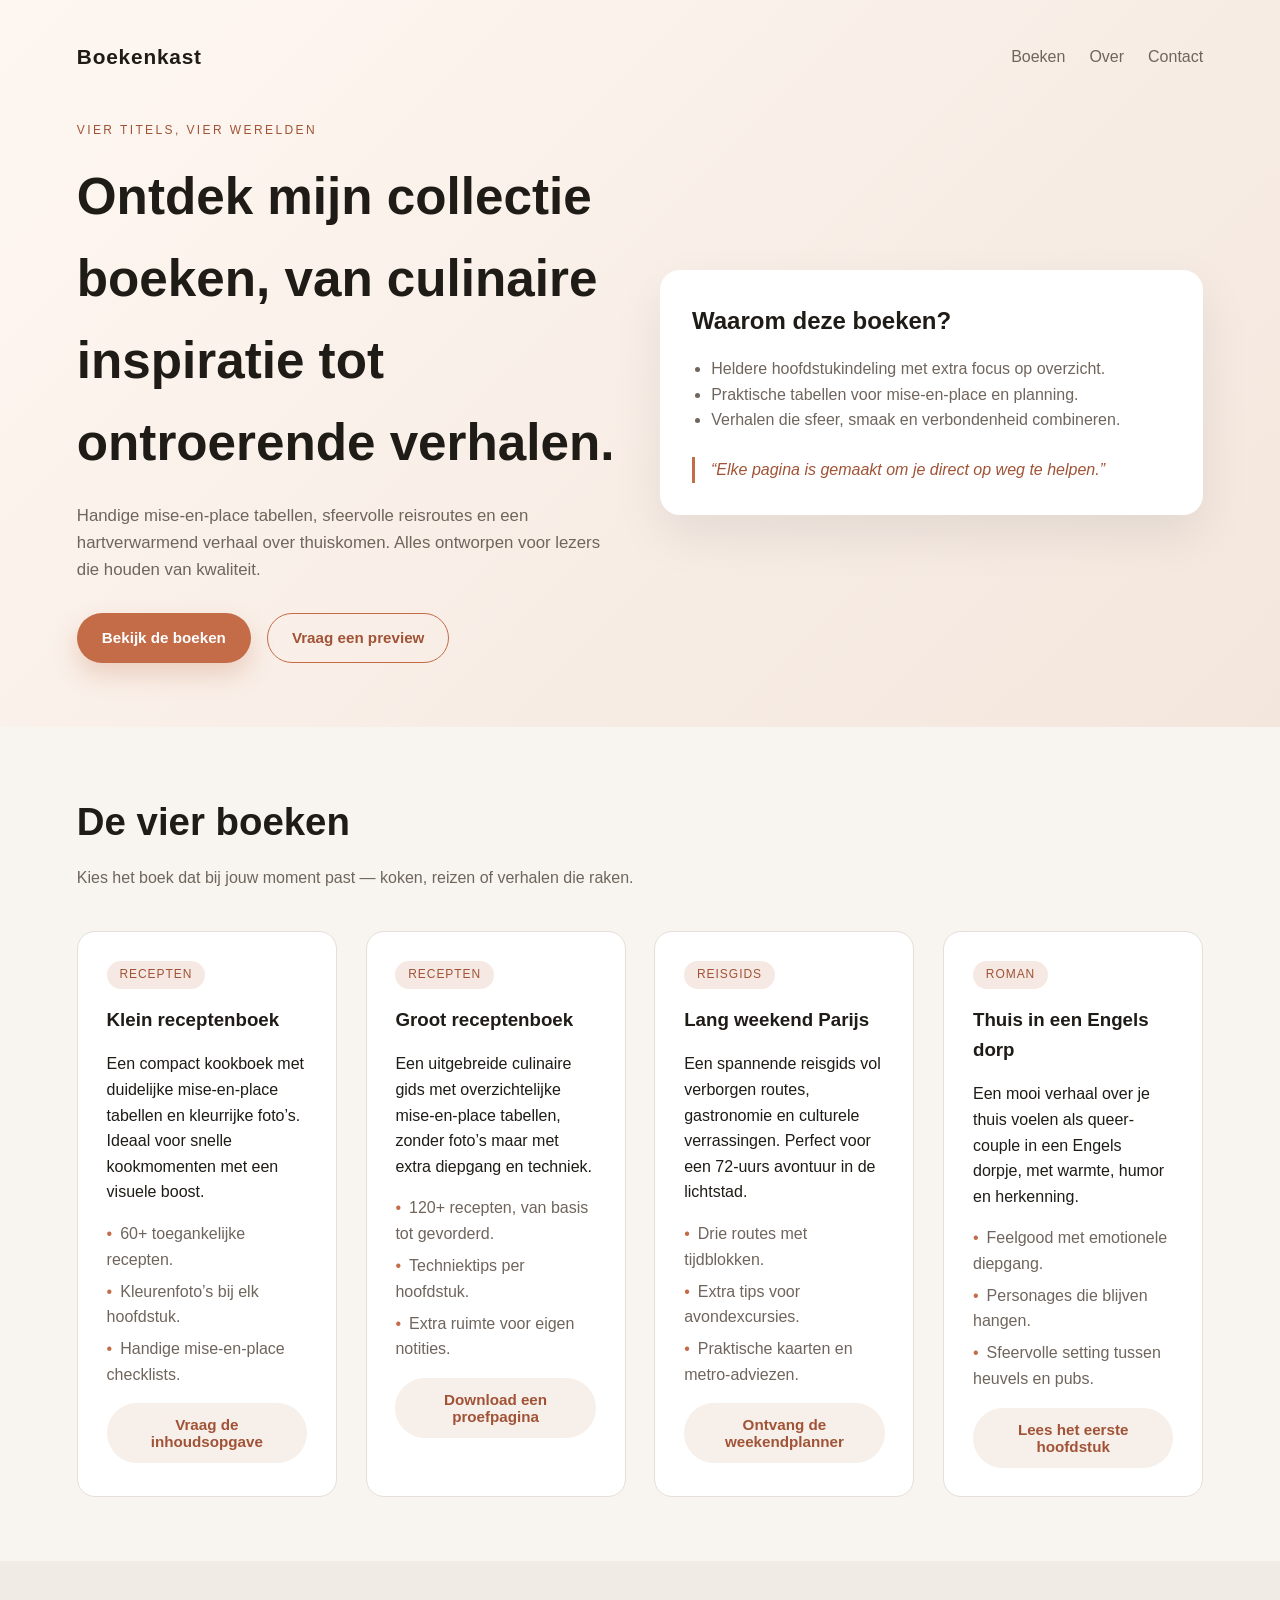
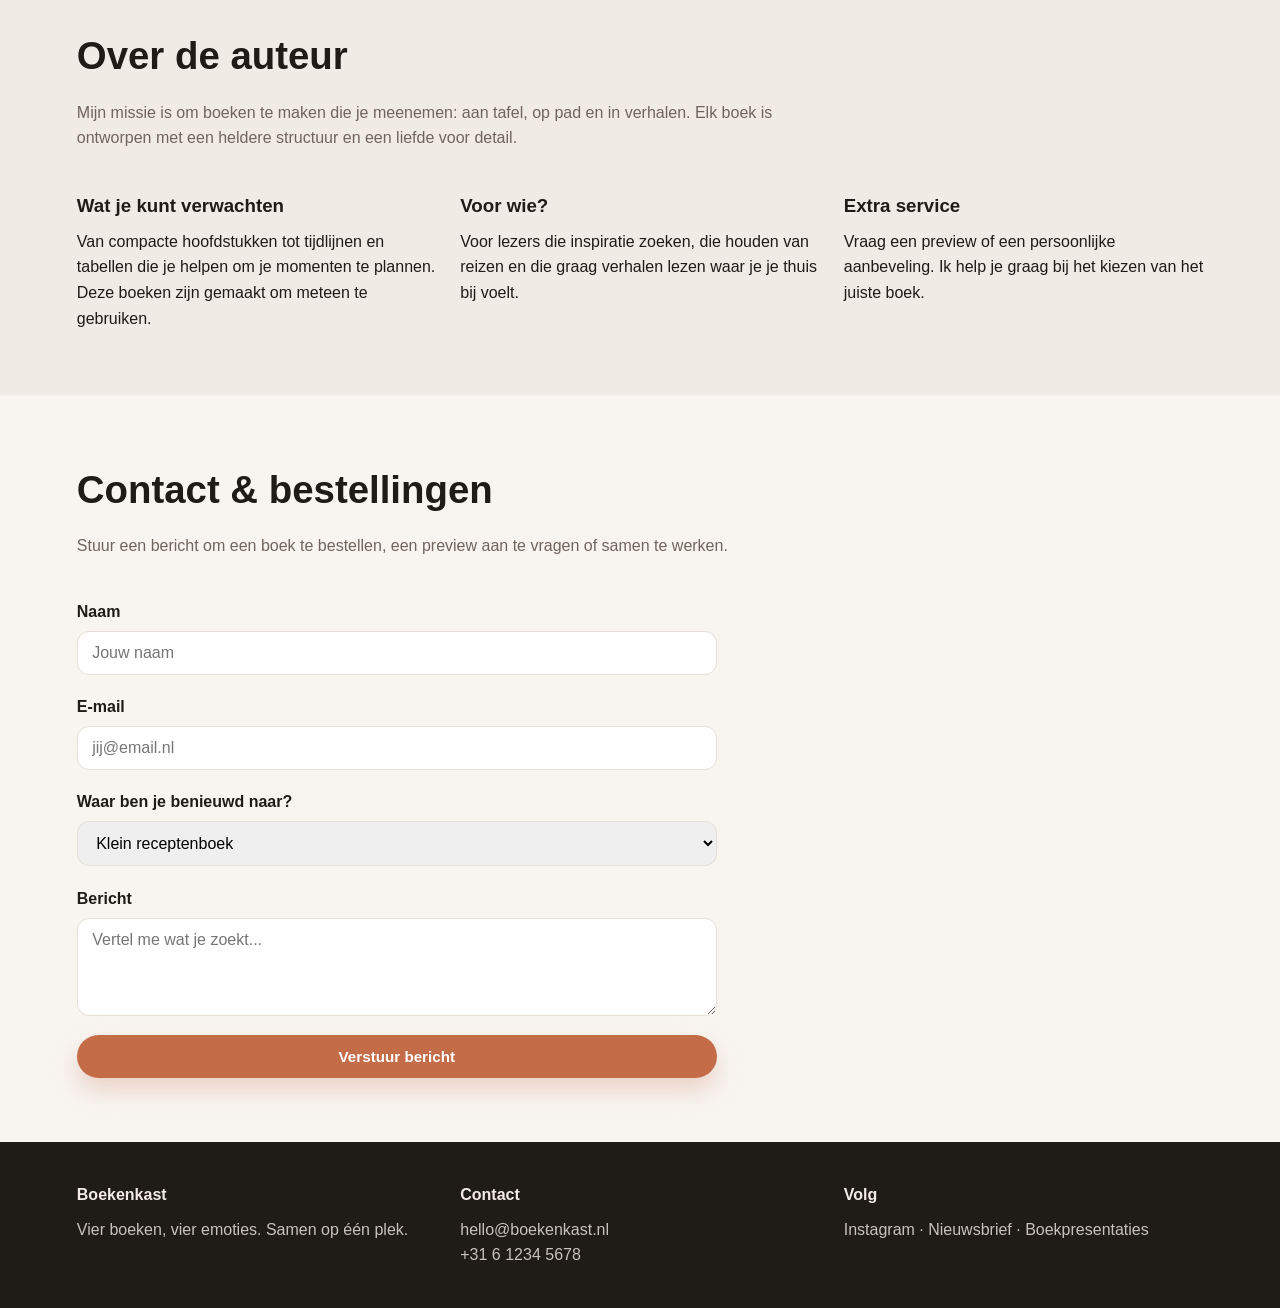
<file: index.html>
<!doctype html>
<html lang="nl">
  <head>
    <meta charset="utf-8" />
    <meta name="viewport" content="width=device-width, initial-scale=1" />
    <title>Boekenkast | Vier bijzondere boeken</title>
    <style>
      :root {
        color-scheme: light;
        --bg: #f8f5f1;
        --text: #1f1b16;
        --muted: #6f655c;
        --accent: #c46b48;
        --accent-dark: #a05336;
        --card: #ffffff;
        --border: #e6ded7;
      }

      * {
        box-sizing: border-box;
        margin: 0;
        padding: 0;
      }

      body {
        font-family: "Segoe UI", "Helvetica Neue", Arial, sans-serif;
        background: var(--bg);
        color: var(--text);
        line-height: 1.6;
      }

      a {
        color: inherit;
        text-decoration: none;
      }

      .hero {
        background: linear-gradient(135deg, #fef7f1 0%, #f3e6dd 100%);
        padding: 2.5rem 6vw 4rem;
      }

      .nav {
        display: flex;
        align-items: center;
        justify-content: space-between;
        gap: 1rem;
      }

      .logo {
        font-weight: 700;
        font-size: 1.3rem;
        letter-spacing: 0.04em;
      }

      .nav-links {
        display: flex;
        gap: 1.5rem;
        font-weight: 500;
        color: var(--muted);
      }

      .hero-content {
        display: grid;
        grid-template-columns: repeat(auto-fit, minmax(280px, 1fr));
        gap: 2.5rem;
        margin-top: 3rem;
        align-items: center;
      }

      .eyebrow {
        text-transform: uppercase;
        letter-spacing: 0.2em;
        font-size: 0.75rem;
        color: var(--accent-dark);
        margin-bottom: 1rem;
      }

      h1 {
        font-size: clamp(2rem, 4vw, 3.2rem);
        margin-bottom: 1.2rem;
      }

      .lead {
        color: var(--muted);
        font-size: 1.05rem;
        margin-bottom: 1.8rem;
      }

      .hero-actions {
        display: flex;
        flex-wrap: wrap;
        gap: 1rem;
      }

      .hero-card {
        background: var(--card);
        border-radius: 20px;
        padding: 2rem;
        box-shadow: 0 20px 50px rgba(0, 0, 0, 0.08);
      }

      .hero-card ul {
        list-style: disc;
        margin: 1rem 0 1.5rem 1.2rem;
        color: var(--muted);
      }

      .quote {
        font-style: italic;
        color: var(--accent-dark);
        border-left: 3px solid var(--accent);
        padding-left: 1rem;
      }

      .section {
        padding: 4rem 6vw;
      }

      .section.muted {
        background: #f1ebe5;
      }

      .section-header {
        max-width: 720px;
        margin-bottom: 2.5rem;
      }

      .section-header h2 {
        font-size: clamp(1.8rem, 3vw, 2.5rem);
        margin-bottom: 0.8rem;
      }

      .section-header p {
        color: var(--muted);
      }

      .grid {
        display: grid;
        grid-template-columns: repeat(auto-fit, minmax(240px, 1fr));
        gap: 1.8rem;
      }

      .card {
        background: var(--card);
        border: 1px solid var(--border);
        border-radius: 18px;
        padding: 1.8rem;
        display: flex;
        flex-direction: column;
        gap: 1rem;
        min-height: 100%;
      }

      .tag {
        align-self: flex-start;
        background: rgba(196, 107, 72, 0.15);
        color: var(--accent-dark);
        padding: 0.3rem 0.8rem;
        border-radius: 999px;
        font-size: 0.75rem;
        text-transform: uppercase;
        letter-spacing: 0.08em;
      }

      .highlights {
        list-style: none;
        display: grid;
        gap: 0.4rem;
        color: var(--muted);
      }

      .highlights li::before {
        content: "•";
        color: var(--accent);
        margin-right: 0.5rem;
      }

      .about-grid {
        display: grid;
        grid-template-columns: repeat(auto-fit, minmax(220px, 1fr));
        gap: 1.5rem;
      }

      .about-grid h3 {
        margin-bottom: 0.5rem;
      }

      .contact-form {
        display: grid;
        gap: 1.2rem;
        max-width: 640px;
      }

      label {
        display: grid;
        gap: 0.4rem;
        font-weight: 600;
      }

      input,
      select,
      textarea {
        padding: 0.75rem 0.9rem;
        border-radius: 12px;
        border: 1px solid var(--border);
        font-family: inherit;
        font-size: 1rem;
      }

      .button {
        display: inline-flex;
        align-items: center;
        justify-content: center;
        padding: 0.75rem 1.5rem;
        border-radius: 999px;
        border: 1px solid transparent;
        cursor: pointer;
        font-weight: 600;
        font-size: 0.95rem;
        transition: transform 0.2s ease, box-shadow 0.2s ease;
      }

      .button.primary {
        background: var(--accent);
        color: white;
        box-shadow: 0 12px 25px rgba(196, 107, 72, 0.25);
      }

      .button.ghost {
        border-color: var(--accent);
        color: var(--accent-dark);
      }

      .button.small {
        align-self: flex-start;
        background: #f7efe9;
        color: var(--accent-dark);
      }

      .button:hover {
        transform: translateY(-2px);
      }

      .footer {
        display: grid;
        grid-template-columns: repeat(auto-fit, minmax(200px, 1fr));
        gap: 1.5rem;
        padding: 2.5rem 6vw;
        background: #1f1b16;
        color: #f3ece6;
      }

      .footer h4 {
        margin-bottom: 0.6rem;
      }

      .footer p {
        color: rgba(243, 236, 230, 0.8);
      }

      @media (max-width: 720px) {
        .nav {
          flex-direction: column;
          align-items: flex-start;
        }

        .nav-links {
          flex-wrap: wrap;
        }
      }
    </style>
  </head>
  <body>
    <header class="hero">
      <nav class="nav">
        <span class="logo">Boekenkast</span>
        <div class="nav-links">
          <a href="#boeken">Boeken</a>
          <a href="#over">Over</a>
          <a href="#contact">Contact</a>
        </div>
      </nav>
      <div class="hero-content">
        <div>
          <p class="eyebrow">Vier titels, vier werelden</p>
          <h1>Ontdek mijn collectie boeken, van culinaire inspiratie tot ontroerende verhalen.</h1>
          <p class="lead">
            Handige mise-en-place tabellen, sfeervolle reisroutes en een hartverwarmend verhaal
            over thuiskomen. Alles ontworpen voor lezers die houden van kwaliteit.
          </p>
          <div class="hero-actions">
            <a class="button primary" href="#boeken">Bekijk de boeken</a>
            <a class="button ghost" href="#contact">Vraag een preview</a>
          </div>
        </div>
        <div class="hero-card">
          <h2>Waarom deze boeken?</h2>
          <ul>
            <li>Heldere hoofdstukindeling met extra focus op overzicht.</li>
            <li>Praktische tabellen voor mise-en-place en planning.</li>
            <li>Verhalen die sfeer, smaak en verbondenheid combineren.</li>
          </ul>
          <div class="quote">
            “Elke pagina is gemaakt om je direct op weg te helpen.”
          </div>
        </div>
      </div>
    </header>

    <main>
      <section id="boeken" class="section">
        <div class="section-header">
          <h2>De vier boeken</h2>
          <p>Kies het boek dat bij jouw moment past — koken, reizen of verhalen die raken.</p>
        </div>

        <div class="grid">
          <article class="card">
            <span class="tag">Recepten</span>
            <h3>Klein receptenboek</h3>
            <p>
              Een compact kookboek met duidelijke mise-en-place tabellen en kleurrijke foto’s. Ideaal
              voor snelle kookmomenten met een visuele boost.
            </p>
            <ul class="highlights">
              <li>60+ toegankelijke recepten.</li>
              <li>Kleurenfoto’s bij elk hoofdstuk.</li>
              <li>Handige mise-en-place checklists.</li>
            </ul>
            <button class="button small">Vraag de inhoudsopgave</button>
          </article>

          <article class="card">
            <span class="tag">Recepten</span>
            <h3>Groot receptenboek</h3>
            <p>
              Een uitgebreide culinaire gids met overzichtelijke mise-en-place tabellen, zonder foto’s
              maar met extra diepgang en techniek.
            </p>
            <ul class="highlights">
              <li>120+ recepten, van basis tot gevorderd.</li>
              <li>Techniektips per hoofdstuk.</li>
              <li>Extra ruimte voor eigen notities.</li>
            </ul>
            <button class="button small">Download een proefpagina</button>
          </article>

          <article class="card">
            <span class="tag">Reisgids</span>
            <h3>Lang weekend Parijs</h3>
            <p>
              Een spannende reisgids vol verborgen routes, gastronomie en culturele verrassingen.
              Perfect voor een 72-uurs avontuur in de lichtstad.
            </p>
            <ul class="highlights">
              <li>Drie routes met tijdblokken.</li>
              <li>Extra tips voor avondexcursies.</li>
              <li>Praktische kaarten en metro-adviezen.</li>
            </ul>
            <button class="button small">Ontvang de weekendplanner</button>
          </article>

          <article class="card">
            <span class="tag">Roman</span>
            <h3>Thuis in een Engels dorp</h3>
            <p>
              Een mooi verhaal over je thuis voelen als queer-couple in een Engels dorpje, met warmte,
              humor en herkenning.
            </p>
            <ul class="highlights">
              <li>Feelgood met emotionele diepgang.</li>
              <li>Personages die blijven hangen.</li>
              <li>Sfeervolle setting tussen heuvels en pubs.</li>
            </ul>
            <button class="button small">Lees het eerste hoofdstuk</button>
          </article>
        </div>
      </section>

      <section id="over" class="section muted">
        <div class="section-header">
          <h2>Over de auteur</h2>
          <p>
            Mijn missie is om boeken te maken die je meenemen: aan tafel, op pad en in verhalen.
            Elk boek is ontworpen met een heldere structuur en een liefde voor detail.
          </p>
        </div>
        <div class="about-grid">
          <div>
            <h3>Wat je kunt verwachten</h3>
            <p>
              Van compacte hoofdstukken tot tijdlijnen en tabellen die je helpen om je momenten te
              plannen. Deze boeken zijn gemaakt om meteen te gebruiken.
            </p>
          </div>
          <div>
            <h3>Voor wie?</h3>
            <p>
              Voor lezers die inspiratie zoeken, die houden van reizen en die graag verhalen lezen
              waar je je thuis bij voelt.
            </p>
          </div>
          <div>
            <h3>Extra service</h3>
            <p>
              Vraag een preview of een persoonlijke aanbeveling. Ik help je graag bij het kiezen
              van het juiste boek.
            </p>
          </div>
        </div>
      </section>

      <section id="contact" class="section">
        <div class="section-header">
          <h2>Contact &amp; bestellingen</h2>
          <p>Stuur een bericht om een boek te bestellen, een preview aan te vragen of samen te werken.</p>
        </div>
        <form class="contact-form">
          <label>
            Naam
            <input type="text" name="name" placeholder="Jouw naam" />
          </label>
          <label>
            E-mail
            <input type="email" name="email" placeholder="jij@email.nl" />
          </label>
          <label>
            Waar ben je benieuwd naar?
            <select name="interest">
              <option>Klein receptenboek</option>
              <option>Groot receptenboek</option>
              <option>Lang weekend Parijs</option>
              <option>Thuis in een Engels dorp</option>
              <option>Alle boeken</option>
            </select>
          </label>
          <label>
            Bericht
            <textarea name="message" rows="4" placeholder="Vertel me wat je zoekt..."></textarea>
          </label>
          <button class="button primary" type="submit">Verstuur bericht</button>
        </form>
      </section>
    </main>

    <footer class="footer">
      <div>
        <h4>Boekenkast</h4>
        <p>Vier boeken, vier emoties. Samen op één plek.</p>
      </div>
      <div>
        <h4>Contact</h4>
        <p>hello@boekenkast.nl</p>
        <p>+31 6 1234 5678</p>
      </div>
      <div>
        <h4>Volg</h4>
        <p>Instagram · Nieuwsbrief · Boekpresentaties</p>
      </div>
    </footer>
  </body>
</html>
</file>
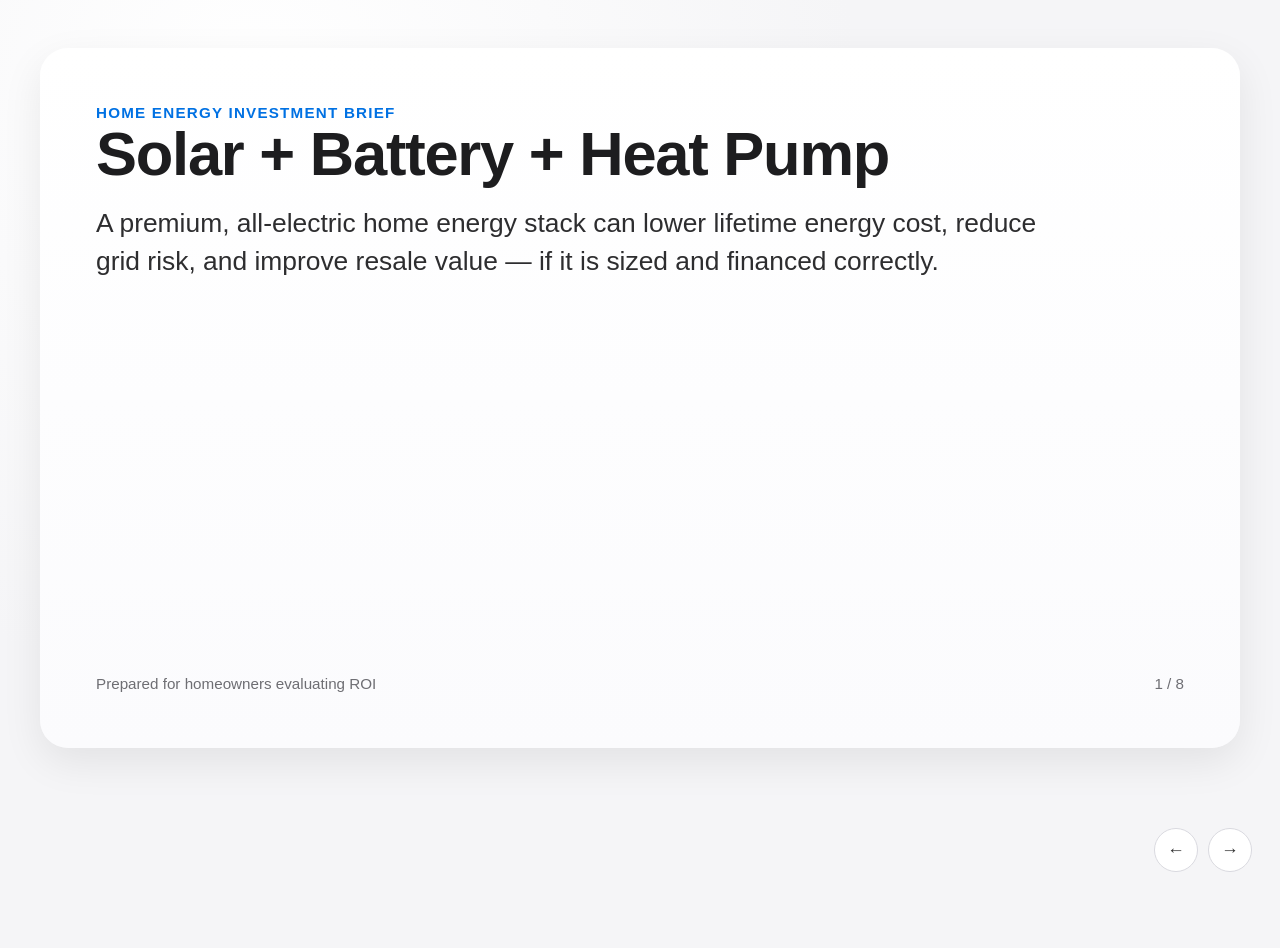
<file: home-energy-financial-viability.html>
<!doctype html>
<html lang="en">
<head>
  <meta charset="UTF-8" />
  <meta name="viewport" content="width=device-width, initial-scale=1.0" />
  <title>Home Energy Stack — Financial Viability</title>
  <style>
    :root {
      --bg: #f5f5f7;
      --card: #ffffff;
      --text: #1d1d1f;
      --muted: #6e6e73;
      --accent: #0071e3;
      --good: #1d9f54;
      --warn: #c46b00;
      --shadow: 0 14px 40px rgba(0, 0, 0, 0.08);
      --radius: 28px;
    }

    * { box-sizing: border-box; }

    body {
      margin: 0;
      font-family: -apple-system, BlinkMacSystemFont, "SF Pro Text", "Segoe UI", Roboto, sans-serif;
      background: radial-gradient(circle at 20% 10%, #fff 0%, var(--bg) 45%);
      color: var(--text);
      overflow: hidden;
    }

    .deck {
      width: 100vw;
      height: 100vh;
      position: relative;
    }

    .slide {
      width: min(1200px, calc(100vw - 64px));
      height: min(700px, calc(100vh - 96px));
      margin: 48px auto;
      background: linear-gradient(180deg, #fff 0%, #fbfbfd 100%);
      border-radius: var(--radius);
      box-shadow: var(--shadow);
      padding: 56px;
      display: none;
      grid-template-rows: auto 1fr auto;
      gap: 18px;
    }

    .slide.active { display: grid; }

    .eyebrow {
      font-size: 0.95rem;
      letter-spacing: 0.08em;
      text-transform: uppercase;
      color: var(--accent);
      font-weight: 650;
    }

    h1, h2 {
      margin: 0;
      line-height: 1.06;
      letter-spacing: -0.02em;
      font-weight: 720;
    }

    h1 { font-size: clamp(2rem, 4.8vw, 4.2rem); }
    h2 { font-size: clamp(1.7rem, 3.2vw, 2.8rem); }

    p, li {
      color: var(--muted);
      font-size: clamp(1.05rem, 1.5vw, 1.3rem);
      line-height: 1.45;
      margin: 0;
    }

    .lead {
      font-size: clamp(1.2rem, 2.2vw, 1.65rem);
      color: #2d2d2f;
      max-width: 90%;
    }

    .grid-2 {
      display: grid;
      grid-template-columns: 1fr 1fr;
      gap: 24px;
      align-items: start;
    }

    .panel {
      border: 1px solid #ececf0;
      border-radius: 20px;
      padding: 20px 22px;
      background: #fff;
    }

    .panel h3 {
      margin: 0 0 10px 0;
      font-size: 1.15rem;
      color: var(--text);
    }

    ul { margin: 0; padding-left: 1.2rem; }

    .kpis {
      display: grid;
      grid-template-columns: repeat(4, 1fr);
      gap: 16px;
    }

    .kpi {
      background: #fff;
      border-radius: 18px;
      padding: 16px;
      border: 1px solid #ececf0;
    }

    .kpi .value {
      font-size: 1.8rem;
      font-weight: 700;
      letter-spacing: -0.03em;
      color: var(--text);
    }

    .kpi .label { font-size: 0.95rem; color: var(--muted); }

    table {
      width: 100%;
      border-collapse: collapse;
      border-radius: 16px;
      overflow: hidden;
      font-size: 1rem;
      background: #fff;
      border: 1px solid #ececf0;
    }

    th, td {
      padding: 12px 14px;
      border-bottom: 1px solid #f0f0f3;
      text-align: left;
    }

    th {
      background: #fafafd;
      color: #444;
      font-weight: 640;
    }

    tr:last-child td { border-bottom: none; }

    .good { color: var(--good); font-weight: 640; }
    .warn { color: var(--warn); font-weight: 640; }

    .footer {
      display: flex;
      justify-content: space-between;
      align-items: center;
      font-size: 0.95rem;
      color: var(--muted);
    }

    .controls {
      position: fixed;
      right: 28px;
      bottom: 28px;
      display: flex;
      gap: 10px;
    }

    button {
      width: 44px;
      height: 44px;
      border-radius: 50%;
      border: 1px solid #d9d9df;
      background: #fff;
      color: #333;
      font-size: 1.1rem;
      cursor: pointer;
    }

    @media (max-width: 980px) {
      .slide { padding: 34px; }
      .grid-2, .kpis { grid-template-columns: 1fr; }
      .lead { max-width: 100%; }
    }
  </style>
</head>
<body>
  <main class="deck">
    <section class="slide active">
      <div>
        <div class="eyebrow">Home Energy Investment Brief</div>
        <h1>Solar + Battery + Heat Pump</h1>
      </div>
      <p class="lead">A premium, all-electric home energy stack can lower lifetime energy cost, reduce grid risk, and improve resale value — if it is sized and financed correctly.</p>
      <div class="footer"><span>Prepared for homeowners evaluating ROI</span><span>1 / 8</span></div>
    </section>

    <section class="slide">
      <div>
        <div class="eyebrow">What You’re Buying</div>
        <h2>Three systems that work better together</h2>
      </div>
      <div class="grid-2">
        <article class="panel">
          <h3>Solar PV</h3>
          <ul>
            <li>Generates low-cost electricity during daytime.</li>
            <li>Offsets utility purchases and hedges rate inflation.</li>
            <li>Best economics when self-consumed or net-metered well.</li>
          </ul>
        </article>
        <article class="panel">
          <h3>Battery Storage</h3>
          <ul>
            <li>Shifts excess solar into evening peak periods.</li>
            <li>Enables backup during outages.</li>
            <li>Can optimize time-of-use tariffs and demand charges.</li>
          </ul>
        </article>
        <article class="panel">
          <h3>Heat Pump HVAC / Water Heating</h3>
          <ul>
            <li>Replaces combustion with high-efficiency electrification.</li>
            <li>Turns solar electricity into heating/cooling value.</li>
            <li>Reduces gas bill and future carbon compliance risk.</li>
          </ul>
        </article>
        <article class="panel">
          <h3>Why the combination matters</h3>
          <ul>
            <li>Heat pump increases electric load that solar can serve.</li>
            <li>Battery raises self-consumption of PV generation.</li>
            <li>Together they improve total-system payback stability.</li>
          </ul>
        </article>
      </div>
      <div class="footer"><span>Integration drives value</span><span>2 / 8</span></div>
    </section>

    <section class="slide">
      <div>
        <div class="eyebrow">Financial Baseline</div>
        <h2>Reference homeowner profile (illustrative)</h2>
      </div>
      <div class="kpis">
        <div class="kpi"><div class="value">12,500</div><div class="label">kWh annual electric use</div></div>
        <div class="kpi"><div class="value">$0.29</div><div class="label">Average retail rate per kWh</div></div>
        <div class="kpi"><div class="value">3.5%</div><div class="label">Utility rate inflation assumption</div></div>
        <div class="kpi"><div class="value">7 kW</div><div class="label">Solar array size</div></div>
      </div>
      <div class="panel">
        <ul>
          <li>Battery: 13.5 kWh usable capacity (single unit class).</li>
          <li>Heat pump: replaces gas furnace + old AC, COP-weighted seasonal efficiency improvement.</li>
          <li>Discount rate for NPV: 5% real.</li>
          <li>Model horizon: 15 years with battery replacement reserve in year 13–15 sensitivity case.</li>
        </ul>
      </div>
      <div class="footer"><span>Inputs should be localized before final decision</span><span>3 / 8</span></div>
    </section>

    <section class="slide">
      <div>
        <div class="eyebrow">Upfront Economics</div>
        <h2>Installed cost and incentives</h2>
      </div>
      <table>
        <thead>
          <tr><th>Component</th><th>Gross Cost</th><th>Representative Incentive</th><th>Net Cost</th></tr>
        </thead>
        <tbody>
          <tr><td>7 kW Solar PV</td><td>$21,000</td><td>30% federal tax credit</td><td>$14,700</td></tr>
          <tr><td>13.5 kWh Battery</td><td>$13,000</td><td>30% federal tax credit</td><td>$9,100</td></tr>
          <tr><td>Heat Pump HVAC</td><td>$14,000</td><td>Tax credit + utility rebate</td><td>$11,500</td></tr>
          <tr><th>Total</th><th>$48,000</th><th>Blended incentive value: $12,700</th><th>$35,300</th></tr>
        </tbody>
      </table>
      <p>Note: Incentive structures vary by ZIP code, utility territory, tax appetite, and equipment eligibility.</p>
      <div class="footer"><span>Always verify local program rules before purchase</span><span>4 / 8</span></div>
    </section>

    <section class="slide">
      <div>
        <div class="eyebrow">Operating Cash Flow</div>
        <h2>Annual savings stack</h2>
      </div>
      <div class="grid-2">
        <div class="panel">
          <h3>Value creation (Year 1)</h3>
          <ul>
            <li>Solar bill offset: <span class="good">+$2,350</span></li>
            <li>Battery TOU arbitrage + demand control: <span class="good">+$620</span></li>
            <li>Gas spend avoided from heat pump conversion: <span class="good">+$710</span></li>
            <li>Maintenance delta: <span class="warn">−$180</span></li>
          </ul>
        </div>
        <div class="panel">
          <h3>Net annual benefit</h3>
          <p class="lead" style="font-size:2rem;margin:0 0 8px 0;">$3,500</p>
          <p>Escalates with utility inflation and tariff dynamics. Degrades modestly with panel and battery aging.</p>
        </div>
      </div>
      <div class="footer"><span>Cash flow quality depends on self-consumption ratio</span><span>5 / 8</span></div>
    </section>

    <section class="slide">
      <div>
        <div class="eyebrow">Viability Results</div>
        <h2>Base, upside, and downside scenarios</h2>
      </div>
      <table>
        <thead>
          <tr><th>Scenario</th><th>Simple Payback</th><th>15-yr NPV</th><th>IRR</th><th>Comment</th></tr>
        </thead>
        <tbody>
          <tr><td>Downside</td><td>13.2 years</td><td>$1,900</td><td>5.7%</td><td>Lower rebates + weak export rate</td></tr>
          <tr><td>Base Case</td><td>9.8 years</td><td>$13,600</td><td>10.8%</td><td>Balanced tariff and normal load match</td></tr>
          <tr><td>Upside</td><td>7.4 years</td><td>$26,400</td><td>15.1%</td><td>High TOU spread + strong electrification savings</td></tr>
        </tbody>
      </table>
      <p>In most modeled cases, the integrated system competes favorably with long-term utility-only spending.</p>
      <div class="footer"><span>Decision threshold: compare IRR vs your alternative use of capital</span><span>6 / 8</span></div>
    </section>

    <section class="slide">
      <div>
        <div class="eyebrow">Key Risks</div>
        <h2>What can erode ROI — and how to protect it</h2>
      </div>
      <div class="grid-2">
        <div class="panel">
          <h3>Risk factors</h3>
          <ul>
            <li>Policy change in export compensation or tax credits.</li>
            <li>Poor system sizing (overproduction, underused battery).</li>
            <li>Heat pump underperformance due to duct or envelope issues.</li>
            <li>Installer quality and warranty service reliability.</li>
          </ul>
        </div>
        <div class="panel">
          <h3>Mitigations</h3>
          <ul>
            <li>Run hourly interval-data model before signing contract.</li>
            <li>Require performance guarantees and production modeling assumptions in writing.</li>
            <li>Bundle envelope upgrades to increase heat pump efficiency.</li>
            <li>Finance with terms shorter than expected payback where possible.</li>
          </ul>
        </div>
      </div>
      <div class="footer"><span>Execution quality matters as much as equipment quality</span><span>7 / 8</span></div>
    </section>

    <section class="slide">
      <div>
        <div class="eyebrow">Recommendation</div>
        <h2>Financially viable when designed as one system</h2>
      </div>
      <div class="panel">
        <p class="lead">Proceed to a site-specific feasibility model if your expected simple payback is under 11 years and your 15-year IRR exceeds your personal hurdle rate.</p>
      </div>
      <div class="grid-2">
        <div class="panel">
          <h3>Next 30 days</h3>
          <ul>
            <li>Collect 12 months electric + gas bills.</li>
            <li>Request interval load data from utility.</li>
            <li>Get 3 bids with identical equipment scope.</li>
          </ul>
        </div>
        <div class="panel">
          <h3>Decision criteria</h3>
          <ul>
            <li>Net cost after incentives.</li>
            <li>Modeled annual savings under current tariff.</li>
            <li>Warranty coverage and installer bankability.</li>
          </ul>
        </div>
      </div>
      <div class="footer"><span>Thank you</span><span>8 / 8</span></div>
    </section>
  </main>

  <div class="controls" aria-label="Slide controls">
    <button id="prev" aria-label="Previous slide">←</button>
    <button id="next" aria-label="Next slide">→</button>
  </div>

  <script>
    const slides = Array.from(document.querySelectorAll('.slide'));
    const prev = document.getElementById('prev');
    const next = document.getElementById('next');
    let index = 0;

    const render = () => {
      slides.forEach((slide, i) => slide.classList.toggle('active', i === index));
    };

    const step = (delta) => {
      index = (index + delta + slides.length) % slides.length;
      render();
    };

    prev.addEventListener('click', () => step(-1));
    next.addEventListener('click', () => step(1));
    document.addEventListener('keydown', (event) => {
      if (event.key === 'ArrowRight' || event.key === 'PageDown') step(1);
      if (event.key === 'ArrowLeft' || event.key === 'PageUp') step(-1);
    });
  </script>
</body>
</html>
</file>
